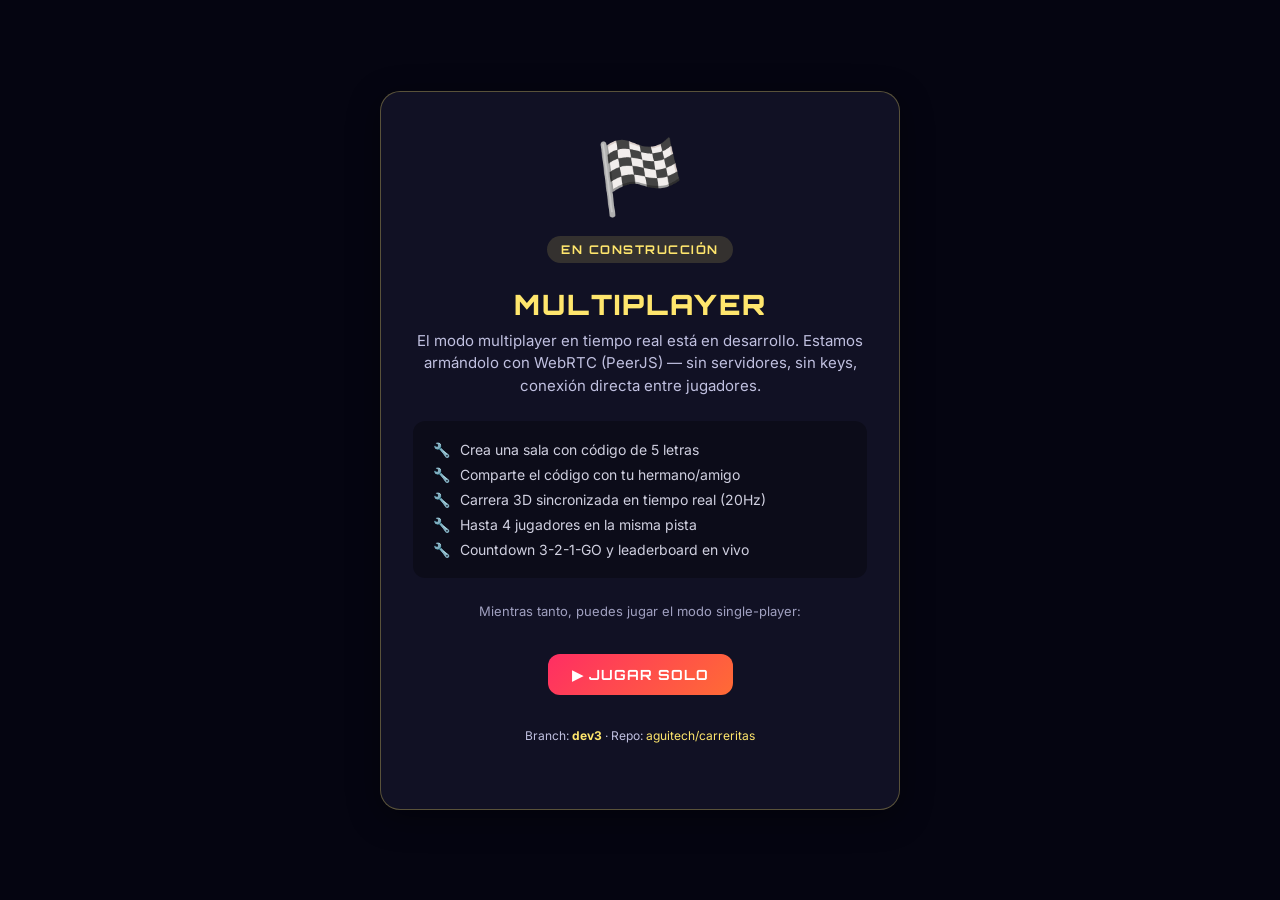
<file: mp.html>
<!DOCTYPE html>
<html lang="es">
<head>
  <meta charset="UTF-8" />
  <meta name="viewport" content="width=device-width, initial-scale=1.0, maximum-scale=1.0, user-scalable=no" />
  <title>🏎️ Carreritas — Multiplayer (WIP)</title>
  <link rel="icon" type="image/svg+xml" href="favicon.svg" />
  <meta name="theme-color" content="#0a0a14" />
  <link rel="preconnect" href="https://fonts.googleapis.com" />
  <link rel="preconnect" href="https://fonts.gstatic.com" crossorigin />
  <link href="https://fonts.googleapis.com/css2?family=Orbitron:wght@500;700;900&family=Inter:wght@400;600;800&display=swap" rel="stylesheet" />
  <link rel="stylesheet" href="styles.css" />
  <style>
    .wip-wrap { min-height: 100vh; display: flex; align-items: center; justify-content: center; padding: 24px; }
    .wip-card { background: rgba(20, 20, 40, 0.85); border: 1px solid rgba(255, 230, 109, 0.3); border-radius: 20px; padding: 40px 32px; max-width: 520px; text-align: center; backdrop-filter: blur(12px); box-shadow: 0 8px 32px rgba(0,0,0,0.4); }
    .wip-emoji { font-size: 72px; margin-bottom: 16px; }
    .wip-title { font-family: 'Orbitron', sans-serif; font-size: 28px; font-weight: 900; color: #ffe66d; margin: 0 0 8px; letter-spacing: 2px; }
    .wip-sub { color: #c0c0e0; font-size: 15px; margin: 0 0 24px; line-height: 1.5; }
    .wip-badge { display: inline-block; background: rgba(255, 230, 109, 0.15); color: #ffe66d; font-family: 'Orbitron', sans-serif; font-size: 12px; font-weight: 700; letter-spacing: 1.5px; padding: 6px 14px; border-radius: 999px; margin-bottom: 24px; }
    .wip-features { text-align: left; background: rgba(0,0,0,0.3); border-radius: 12px; padding: 16px 20px; margin: 24px 0; }
    .wip-features li { color: #d0d0e0; font-size: 14px; padding: 4px 0; list-style: none; }
    .wip-features li::before { content: '🔧 '; margin-right: 6px; }
    .wip-cta { display: inline-block; background: linear-gradient(135deg, #ff2e63, #ff6b35); color: #fff; text-decoration: none; font-family: 'Orbitron', sans-serif; font-size: 14px; font-weight: 700; letter-spacing: 1px; padding: 12px 24px; border-radius: 12px; margin-top: 8px; }
    .wip-link { color: #ffe66d; text-decoration: none; }
  </style>
</head>
<body>
  <div class="wip-wrap">
    <div class="wip-card">
      <div class="wip-emoji">🏁</div>
      <div class="wip-badge">EN CONSTRUCCIÓN</div>
      <h1 class="wip-title">MULTIPLAYER</h1>
      <p class="wip-sub">
        El modo multiplayer en tiempo real está en desarrollo.
        Estamos armándolo con WebRTC (PeerJS) — sin servidores, sin keys, conexión directa entre jugadores.
      </p>

      <ul class="wip-features">
        <li>Crea una sala con código de 5 letras</li>
        <li>Comparte el código con tu hermano/amigo</li>
        <li>Carrera 3D sincronizada en tiempo real (20Hz)</li>
        <li>Hasta 4 jugadores en la misma pista</li>
        <li>Countdown 3-2-1-GO y leaderboard en vivo</li>
      </ul>

      <p class="wip-sub" style="font-size: 13px; color: #a0a0c0;">
        Mientras tanto, puedes jugar el modo single-player:
      </p>
      <a href="../" class="wip-cta">▶ JUGAR SOLO</a>

      <p class="wip-sub" style="font-size: 12px; margin-top: 32px;">
        Branch: <strong style="color: #ffe66d;">dev3</strong> · Repo:
        <a href="https://github.com/aguitech/carreritas/tree/dev3" class="wip-link" target="_blank">aguitech/carreritas</a>
      </p>
    </div>
  </div>
</body>
</html>
</file>
<file: styles.css>
/* === CARRERITAS 3D === */
:root {
  --bg-0: #050511;
  --bg-1: #0a0a1e;
  --ink: #f5f5fa;
  --ink-dim: rgba(245, 245, 250, 0.6);
  --accent: #ff2e63;
  --accent-2: #ffb13c;
  --accent-3: #00d9ff;
  --shadow: 0 12px 40px rgba(0, 0, 0, 0.6);
  --font-display: 'Orbitron', sans-serif;
  --font-body: 'Inter', system-ui, sans-serif;
}

* { box-sizing: border-box; margin: 0; padding: 0; -webkit-tap-highlight-color: transparent; }
html, body { width: 100%; height: 100%; overflow: hidden; overscroll-behavior: none; }
body {
  font-family: var(--font-body);
  background: var(--bg-0);
  color: var(--ink);
  user-select: none;
  -webkit-user-select: none;
  position: fixed;
  inset: 0;
  touch-action: none;
}

/* === CANVAS === */
.game-canvas {
  position: fixed;
  inset: 0;
  display: block;
  z-index: 1;
}
.screen ~ .game-canvas,
.screen + .game-canvas {
  z-index: -1;
}

/* === GENERIC SCREEN === */
.screen {
  position: fixed;
  inset: 0;
  display: flex;
  align-items: center;
  justify-content: center;
  z-index: 50;
  text-align: center;
  padding: 24px;
  overflow-y: auto;
}
.screen[hidden] { display: none; }
.screen__bg {
  position: absolute;
  inset: 0;
  background:
    radial-gradient(ellipse at 30% 20%, rgba(255, 46, 99, 0.25) 0%, transparent 60%),
    radial-gradient(ellipse at 70% 80%, rgba(0, 217, 255, 0.2) 0%, transparent 60%),
    radial-gradient(ellipse at 50% 50%, rgba(255, 177, 60, 0.1) 0%, transparent 70%),
    linear-gradient(180deg, var(--bg-1) 0%, var(--bg-0) 100%);
  z-index: -1;
}
.screen__bg--finish {
  background:
    radial-gradient(ellipse at 50% 50%, rgba(255, 46, 99, 0.4) 0%, rgba(10, 10, 30, 0.95) 60%);
}
.screen__content {
  max-width: 500px;
  width: 100%;
  animation: screenIn 0.6s cubic-bezier(0.34, 1.56, 0.64, 1);
}
@keyframes screenIn {
  from { opacity: 0; transform: scale(0.85) translateY(20px); }
  to { opacity: 1; transform: scale(1) translateY(0); }
}

/* === MAIN MENU === */
.menu__bg {
  position: absolute;
  inset: 0;
  background:
    radial-gradient(ellipse at 30% 20%, rgba(255, 46, 99, 0.3) 0%, transparent 60%),
    radial-gradient(ellipse at 70% 80%, rgba(0, 217, 255, 0.2) 0%, transparent 60%),
    linear-gradient(180deg, var(--bg-1) 0%, var(--bg-0) 100%);
  z-index: -1;
}
.menu__inner {
  max-width: 800px;
  width: 100%;
  padding: 32px 20px;
  animation: screenIn 0.6s cubic-bezier(0.34, 1.56, 0.64, 1);
}

.title {
  font-family: var(--font-display);
  font-size: clamp(48px, 10vw, 90px);
  line-height: 0.9;
  letter-spacing: 4px;
  margin-bottom: 8px;
  font-weight: 900;
}
.title--small { font-size: clamp(40px, 8vw, 70px); }
.title__line { display: block; }
.title__line--accent {
  background: linear-gradient(135deg, var(--accent) 0%, var(--accent-2) 100%);
  -webkit-background-clip: text;
  background-clip: text;
  color: transparent;
  -webkit-text-stroke: 1.5px var(--ink);
  filter: drop-shadow(0 4px 16px rgba(255, 46, 99, 0.4));
}

.subtitle {
  font-size: 14px;
  letter-spacing: 3px;
  text-transform: uppercase;
  color: var(--ink-dim);
  margin-bottom: 32px;
  font-weight: 600;
}

/* === CAR GRID === */
.car-grid {
  display: grid;
  grid-template-columns: repeat(auto-fit, minmax(160px, 1fr));
  gap: 16px;
  margin-bottom: 24px;
}
.car-card {
  background: linear-gradient(180deg, rgba(255,255,255,0.04) 0%, rgba(255,255,255,0.01) 100%);
  border: 2px solid rgba(255,255,255,0.08);
  border-radius: 16px;
  padding: 20px 16px;
  cursor: pointer;
  transition: all 0.25s;
  position: relative;
  overflow: hidden;
}
.car-card::before {
  content: '';
  position: absolute;
  inset: 0;
  background: linear-gradient(135deg, var(--accent) 0%, var(--accent-2) 100%);
  opacity: 0;
  transition: opacity 0.3s;
  z-index: -1;
}
.car-card:hover {
  transform: translateY(-4px);
  border-color: var(--accent);
  box-shadow: 0 10px 30px rgba(255, 46, 99, 0.3);
}
.car-card.selected {
  border-color: var(--accent);
  background: linear-gradient(180deg, rgba(255, 46, 99, 0.15) 0%, rgba(255, 46, 99, 0.05) 100%);
  box-shadow: 0 0 0 3px rgba(255, 46, 99, 0.3), 0 10px 30px rgba(255, 46, 99, 0.4);
}
.car-card__emoji {
  font-size: 56px;
  margin-bottom: 8px;
  filter: drop-shadow(0 4px 12px rgba(0,0,0,0.5));
}
.car-card__name {
  font-family: var(--font-display);
  font-size: 14px;
  font-weight: 700;
  letter-spacing: 1px;
  text-transform: uppercase;
}
.car-card__sub {
  font-size: 11px;
  color: var(--ink-dim);
  margin-top: 2px;
}

/* === CAR DETAIL === */
.car-detail {
  background: rgba(255,255,255,0.03);
  border: 1px solid rgba(255,255,255,0.08);
  border-radius: 12px;
  padding: 20px;
  margin-bottom: 24px;
  text-align: left;
}
.car-detail__name {
  font-family: var(--font-display);
  font-size: 22px;
  letter-spacing: 2px;
  margin-bottom: 12px;
  color: var(--accent-2);
  text-align: center;
}
.car-detail__stats { margin-bottom: 12px; }
.stat-row {
  display: flex;
  align-items: center;
  gap: 12px;
  margin-bottom: 6px;
  font-size: 12px;
  letter-spacing: 1px;
  text-transform: uppercase;
  color: var(--ink-dim);
}
.stat-row span { min-width: 100px; }
.bar {
  flex: 1;
  height: 8px;
  background: rgba(255,255,255,0.08);
  border-radius: 999px;
  overflow: hidden;
}
.bar__fill {
  height: 100%;
  background: linear-gradient(90deg, var(--accent) 0%, var(--accent-2) 100%);
  border-radius: 999px;
  width: 0;
  transition: width 0.4s;
  box-shadow: 0 0 10px rgba(255, 177, 60, 0.6);
}
.car-detail__desc {
  text-align: center;
  font-size: 13px;
  color: var(--ink-dim);
  font-style: italic;
  margin-top: 8px;
}

/* === BUTTONS === */
.btn {
  display: inline-block;
  padding: 16px 40px;
  font-family: var(--font-display);
  font-size: 18px;
  font-weight: 700;
  letter-spacing: 3px;
  border: none;
  border-radius: 999px;
  cursor: pointer;
  text-transform: uppercase;
  transition: transform 0.15s, box-shadow 0.15s;
}
.btn--play {
  background: linear-gradient(135deg, var(--accent) 0%, var(--accent-2) 100%);
  color: white;
  box-shadow: 0 8px 30px rgba(255, 46, 99, 0.5), inset 0 -4px 0 rgba(0,0,0,0.15);
}
.btn--play:hover {
  transform: translateY(-2px) scale(1.03);
  box-shadow: 0 12px 40px rgba(255, 46, 99, 0.7);
}
.btn--play:active { transform: translateY(1px) scale(0.98); }
.btn--ghost {
  background: transparent;
  color: var(--ink);
  border: 2px solid rgba(255,255,255,0.3);
  box-shadow: none;
}
.btn--ghost:hover {
  background: rgba(255,255,255,0.1);
  border-color: var(--ink);
}

.best-line {
  margin-top: 20px;
  font-size: 13px;
  color: var(--ink-dim);
  letter-spacing: 1px;
}
.best-line strong {
  color: var(--accent-3);
  font-family: var(--font-display);
  font-size: 18px;
  margin-left: 4px;
}

.controls-hint {
  margin-top: 20px;
  font-size: 11px;
  color: var(--ink-dim);
  letter-spacing: 1px;
  display: flex;
  flex-wrap: wrap;
  gap: 6px 12px;
  justify-content: center;
  align-items: center;
}
.controls-hint strong { color: var(--ink); margin-right: 6px; }
.controls-hint span {
  background: rgba(255,255,255,0.05);
  padding: 4px 10px;
  border-radius: 999px;
  border: 1px solid rgba(255,255,255,0.08);
}

/* === HUD === */
.hud {
  position: fixed;
  top: 0; left: 0; right: 0;
  display: grid;
  grid-template-columns: 1fr 1fr 1fr;
  padding: 20px 28px;
  z-index: 10;
  pointer-events: none;
  font-family: var(--font-display);
}
.hud__col { display: flex; flex-direction: column; }
.hud__col--center { align-items: center; }
.hud__col--right { align-items: flex-end; }
.hud__label {
  font-family: var(--font-body);
  font-size: 11px;
  font-weight: 600;
  letter-spacing: 3px;
  text-transform: uppercase;
  color: var(--ink-dim);
  margin-bottom: 4px;
}
.hud__value {
  font-size: 28px;
  font-weight: 700;
  line-height: 1;
  color: var(--ink);
  text-shadow: 0 2px 10px rgba(0,0,0,0.5);
}
.hud__value--big { font-size: 38px; color: var(--accent-2); }

.hud__minimap-wrap {
  position: fixed;
  top: 90px;
  right: 20px;
  width: 160px;
  height: 160px;
  background: rgba(0,0,0,0.5);
  border: 2px solid rgba(255,255,255,0.15);
  border-radius: 12px;
  overflow: hidden;
  z-index: 10;
  pointer-events: none;
}
.hud__minimap-wrap canvas { width: 100%; height: 100%; display: block; }

.checkpoint-msg {
  position: fixed;
  top: 35%;
  left: 50%;
  transform: translate(-50%, -50%);
  background: rgba(0,0,0,0.7);
  color: var(--accent-2);
  padding: 16px 32px;
  border-radius: 999px;
  font-family: var(--font-display);
  font-size: 24px;
  letter-spacing: 4px;
  text-transform: uppercase;
  z-index: 11;
  pointer-events: none;
  animation: msgIn 0.4s ease-out;
  box-shadow: 0 0 40px rgba(255, 177, 60, 0.5);
}
@keyframes msgIn {
  from { opacity: 0; transform: translate(-50%, -50%) scale(0.5); }
  to { opacity: 1; transform: translate(-50%, -50%) scale(1); }
}

/* === MOBILE CONTROLS === */
.mobile-controls {
  position: fixed;
  bottom: 20px;
  left: 0; right: 0;
  display: flex;
  justify-content: space-between;
  padding: 0 20px;
  z-index: 20;
  pointer-events: none;
}
.pad {
  display: flex;
  gap: 12px;
  pointer-events: auto;
}
.pad__btn {
  width: 72px;
  height: 72px;
  border-radius: 50%;
  background: rgba(255,255,255,0.1);
  backdrop-filter: blur(8px);
  -webkit-backdrop-filter: blur(8px);
  border: 2px solid rgba(255,255,255,0.25);
  color: var(--ink);
  font-size: 28px;
  font-weight: 700;
  display: flex;
  align-items: center;
  justify-content: center;
  cursor: pointer;
  transition: all 0.1s;
  user-select: none;
  -webkit-user-select: none;
  touch-action: none;
}
.pad__btn:active,
.pad__btn.active {
  background: var(--accent);
  border-color: var(--accent);
  transform: scale(0.92);
  box-shadow: 0 0 20px rgba(255, 46, 99, 0.6);
}
.pad__btn--gas:active,
.pad__btn--gas.active {
  background: var(--accent-3);
  border-color: var(--accent-3);
  box-shadow: 0 0 20px rgba(0, 217, 255, 0.6);
}
.pad__btn--brake:active,
.pad__btn--brake.active {
  background: var(--accent-2);
  border-color: var(--accent-2);
  box-shadow: 0 0 20px rgba(255, 177, 60, 0.6);
}

@media (max-width: 600px) {
  .pad__btn { width: 60px; height: 60px; font-size: 22px; }
  .hud__minimap-wrap { width: 110px; height: 110px; top: 80px; right: 12px; }
  .hud__value { font-size: 20px; }
  .hud__value--big { font-size: 26px; }
  .hud { padding: 14px 16px; }
}

/* === LOADING (DESHABILITADO PARA DEBUG) ===
.loading {
  position: fixed;
  inset: 0;
  display: flex;
  flex-direction: column;
  align-items: center;
  justify-content: center;
  gap: 16px;
  z-index: 200;
  background: rgba(5, 5, 17, 0.9);
  backdrop-filter: blur(8px);
}
.loading__spinner {
  width: 60px;
  height: 60px;
  border: 4px solid rgba(255, 255, 255, 0.1);
  border-top-color: var(--accent);
  border-radius: 50%;
  animation: spin 0.8s linear infinite;
}
@keyframes spin { to { transform: rotate(360deg); } }
.loading__text {
  font-family: var(--font-display);
  font-size: 14px;
  letter-spacing: 3px;
  text-transform: uppercase;
  color: var(--ink-dim);
}
*/

/* === FINISH === */
.result {
  background: rgba(255,255,255,0.05);
  border: 1px solid rgba(255,255,255,0.1);
  border-radius: 20px;
  padding: 24px;
  margin-bottom: 24px;
}
.result__label {
  font-size: 12px;
  letter-spacing: 3px;
  text-transform: uppercase;
  color: var(--ink-dim);
  margin-bottom: 4px;
}
.result__num {
  font-family: var(--font-display);
  font-size: 48px;
  line-height: 1;
  color: var(--accent-2);
  text-shadow: 0 0 20px rgba(255, 177, 60, 0.5);
  margin-bottom: 16px;
}
.result__sub {
  font-family: var(--font-display);
  font-size: 28px;
  color: var(--accent-3);
}
.result__buttons {
  display: flex;
  gap: 12px;
  justify-content: center;
  flex-wrap: wrap;
}

@media (max-width: 500px) {
  .title { font-size: 48px; }
  .car-grid { grid-template-columns: repeat(2, 1fr); }
  .car-card { padding: 14px 8px; }
  .car-card__emoji { font-size: 40px; }
  .car-card__name { font-size: 11px; }
}

/* === COLOR PICKER === */
.color-picker {
  margin: 16px auto 20px;
  max-width: 800px;
  text-align: center;
}
.color-picker__label {
  font-family: var(--font-display);
  font-size: 11px;
  letter-spacing: 4px;
  color: var(--ink-dim);
  margin-bottom: 10px;
}
.color-picker__swatches {
  display: flex;
  flex-wrap: wrap;
  justify-content: center;
  gap: 10px;
}
.swatch {
  width: 36px;
  height: 36px;
  border-radius: 50%;
  border: 3px solid rgba(255, 255, 255, 0.15);
  cursor: pointer;
  transition: transform 0.18s, border-color 0.18s, box-shadow 0.18s;
  position: relative;
}
.swatch:hover {
  transform: scale(1.15);
  border-color: rgba(255, 255, 255, 0.5);
}
.swatch--active {
  border-color: #fff;
  transform: scale(1.2);
  box-shadow: 0 0 0 3px rgba(255, 255, 255, 0.25), 0 0 16px var(--swatch-glow, #fff);
}

/* === NITRO BAR === */
.nitro-wrap {
  position: fixed;
  bottom: 24px;
  left: 50%;
  transform: translateX(-50%);
  width: min(420px, 80vw);
  z-index: 50;
  pointer-events: none;
}
.nitro-label {
  font-family: var(--font-display);
  font-size: 10px;
  letter-spacing: 5px;
  color: #00fff0;
  text-align: center;
  margin-bottom: 6px;
  text-shadow: 0 0 8px #00fff0, 0 0 16px #00fff0;
  animation: nitroPulse 1.2s ease-in-out infinite;
}
.nitro-label.nitro-label--active {
  color: #fff;
  text-shadow: 0 0 10px #ff2e63, 0 0 20px #ff2e63, 0 0 30px #ff2e63;
}
@keyframes nitroPulse {
  0%, 100% { opacity: 0.7; }
  50% { opacity: 1; }
}
.nitro-bar {
  width: 100%;
  height: 12px;
  background: rgba(0, 0, 0, 0.5);
  border: 1px solid rgba(0, 255, 240, 0.3);
  border-radius: 6px;
  overflow: hidden;
  box-shadow: 0 0 12px rgba(0, 255, 240, 0.2);
}
.nitro-bar__fill {
  height: 100%;
  width: 100%;
  background: linear-gradient(90deg, #00fff0 0%, #4d8eff 50%, #ff2e63 100%);
  background-size: 200% 100%;
  background-position: 0% 0%;
  transition: width 0.1s linear, background-position 0.1s linear;
  box-shadow: 0 0 12px #00fff0;
}

/* === NITRO FLASH OVERLAY === */
.nitro-flash {
  position: fixed;
  inset: 0;
  background: radial-gradient(ellipse at center, transparent 30%, rgba(255, 46, 99, 0.25) 100%);
  pointer-events: none;
  z-index: 40;
  animation: nitroFlash 0.15s ease-out;
}
@keyframes nitroFlash {
  from { opacity: 1; }
  to { opacity: 0.6; }
}

/* === CONFETTI LAYER === */
.confetti-layer {
  position: absolute;
  inset: 0;
  pointer-events: none;
  overflow: hidden;
  z-index: 1;
}
.confetti {
  position: absolute;
  width: 10px;
  height: 14px;
  top: -20px;
  animation: confettiFall linear forwards;
  border-radius: 2px;
}
@keyframes confettiFall {
  to {
    transform: translateY(110vh) rotate(720deg);
  }
}

/* === MOBILE NITRO BUTTON === */
.pad--nitro {
  display: flex;
  align-items: center;
  justify-content: center;
  min-width: 80px;
}
.pad__btn--nitro {
  background: linear-gradient(135deg, #00fff0 0%, #4d8eff 100%);
  font-size: 28px;
  box-shadow: 0 0 20px rgba(0, 255, 240, 0.5);
}
.pad__btn--nitro:active {
  background: linear-gradient(135deg, #ff2e63 0%, #ff8a1a 100%);
  box-shadow: 0 0 20px rgba(255, 46, 99, 0.6);
}
</file>
